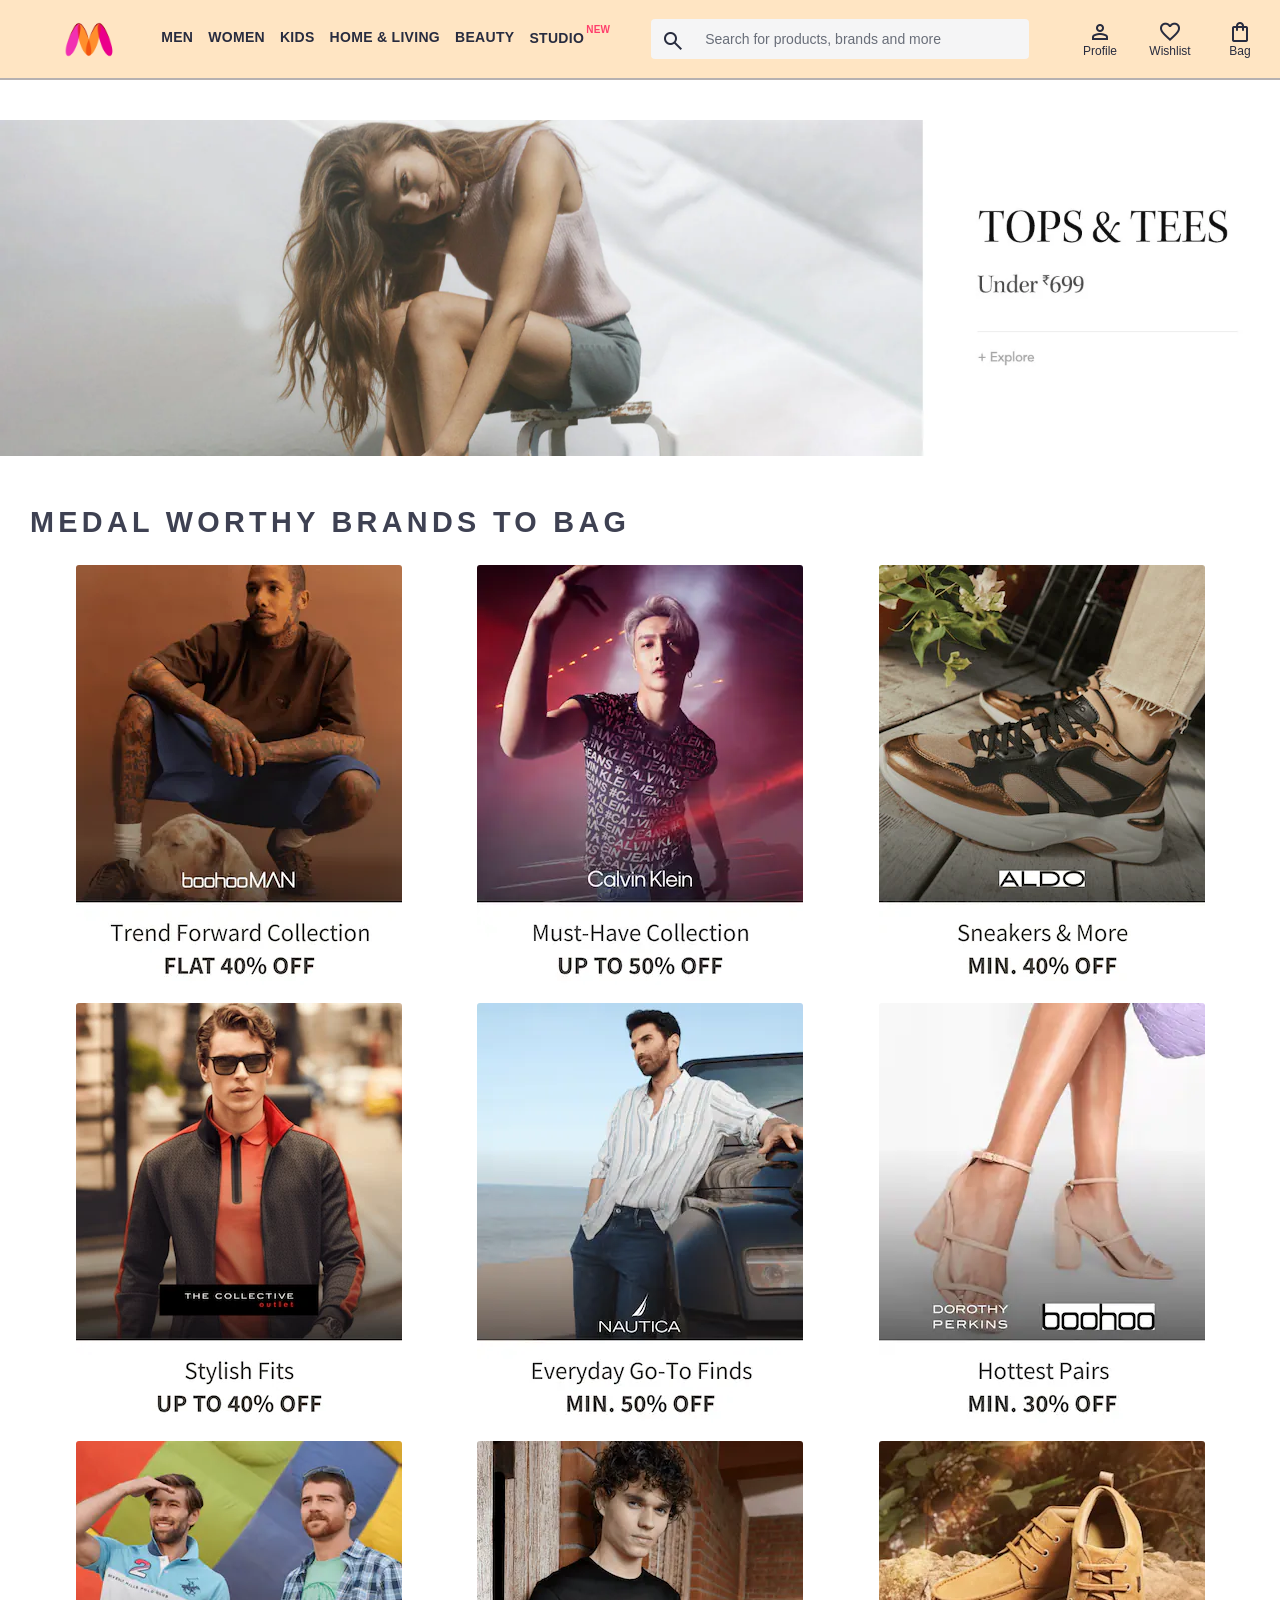
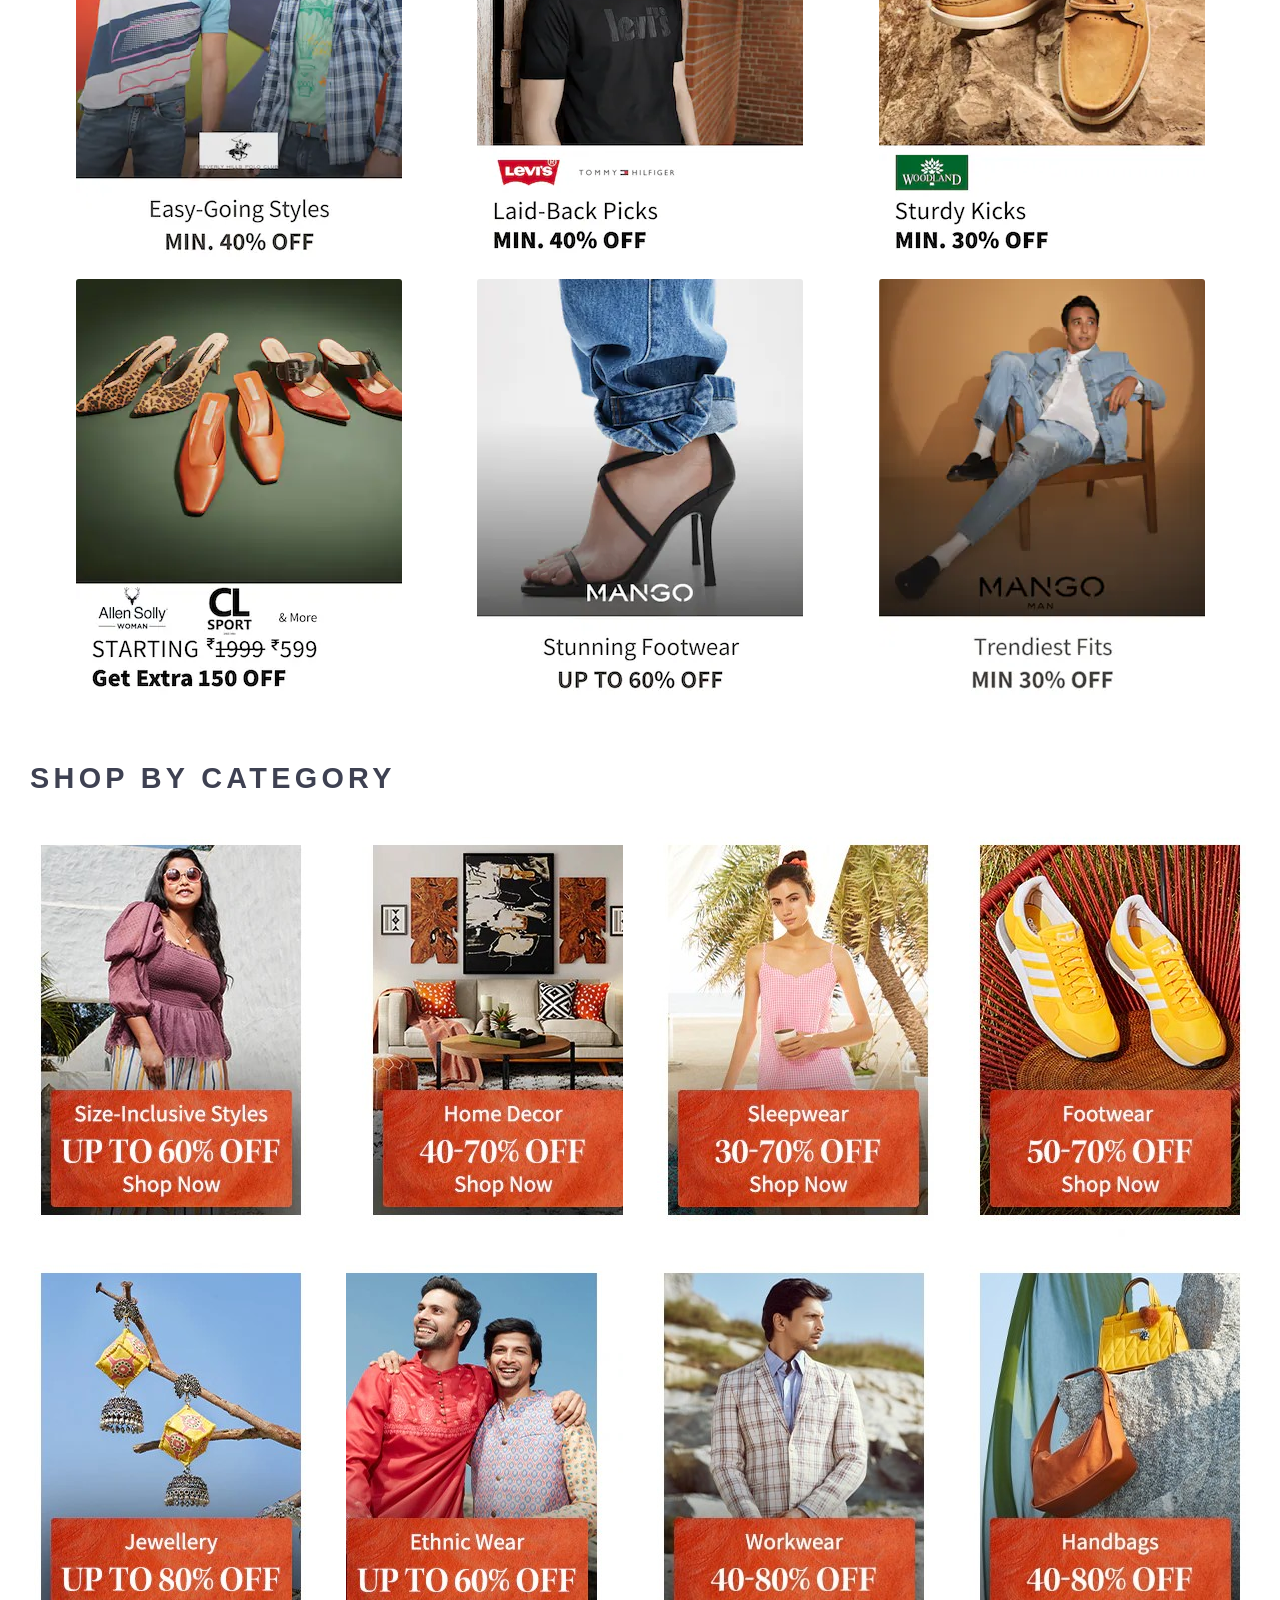
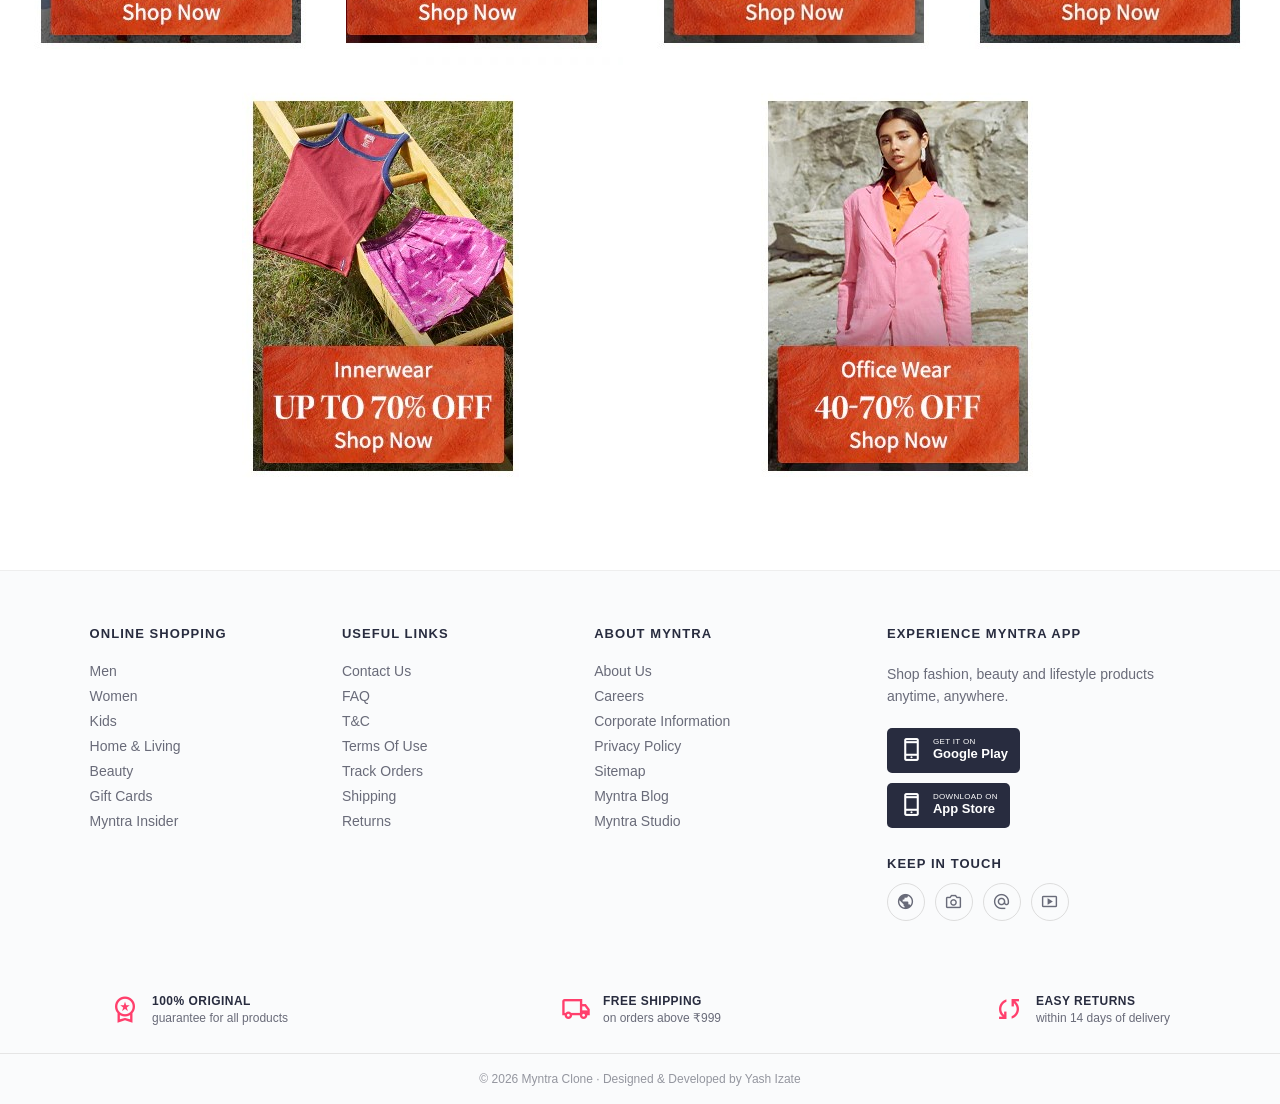
<file: Myntra/index.html>
<!DOCTYPE html>
<html lang="en">

<head>
    <meta charset="UTF-8">
    <meta name="viewport" content="width=device-width, initial-scale=1.0">
    <title>Myntra Clone - Yash Izate</title>

    <link rel="stylesheet" href="index.css">

    <link rel="stylesheet"
        href="https://fonts.googleapis.com/css2?family=Material+Symbols+Outlined:opsz,wght,FILL,GRAD@20..48,100..700,0..1,-50..200" />
</head>

<body>

    <header>

        <div class="logo_container">
            <a href="#">
                <img class="myntra_home" src="./Images/icons/myntra_logo.webp" alt="Myntra Home">
            </a>
        </div>

        <nav class="nav_bar">
            <a href="#">Men</a>
            <a href="#">Women</a>
            <a href="#">Kids</a>
            <a href="#">Home & Living</a>
            <a href="#">Beauty</a>
            <a href="#">Studio<sup>New</sup></a>
        </nav>

        <div class="search_bar">
            <span class="material-symbols-outlined search_icon">search</span>
            <input class="search_input" type="search" placeholder="Search for products, brands and more"
                aria-label="Search for products, brands and more">
        </div>

        <div class="action_bar">

            <div class="action_container">
                <span class="material-symbols-outlined action_icon">person</span>
                <span class="action_name">Profile</span>
            </div>

            <div class="action_container">
                <span class="material-symbols-outlined">favorite</span>
                <span class="action_name">Wishlist</span>
            </div>

            <div class="action_container">
                <span class="material-symbols-outlined">shopping_bag</span>
                <span class="action_name">Bag</span>
            </div>

        </div>

    </header>


    <main>

        <div class="banner_container">
            <img class="banner_image" src="./Images/icons/banner.jpg" alt="Main Banner">
        </div>


        <div class="category_heading">
            Medal Worthy Brands To Bag
        </div>

        <div class="category_items">

            <a href="#"><img class="sale_items" src="./Images/offers/1.png" alt=""></a>
            <a href="#"><img class="sale_items" src="./Images/offers/2.png" alt=""></a>
            <a href="#"><img class="sale_items" src="./Images/offers/3.png" alt=""></a>
            <a href="#"><img class="sale_items" src="./Images/offers/4.png" alt=""></a>
            <a href="#"><img class="sale_items" src="./Images/offers/5.png" alt=""></a>
            <a href="#"><img class="sale_items" src="./Images/offers/6.png" alt=""></a>
            <a href="#"><img class="sale_items" src="./Images/offers/7.png" alt=""></a>
            <a href="#"><img class="sale_items" src="./Images/offers/8.png" alt=""></a>
            <a href="#"><img class="sale_items" src="./Images/offers/9.png" alt=""></a>
            <a href="#"><img class="sale_items" src="./Images/offers/10.png" alt=""></a>
            <a href="#"><img class="sale_items" src="./Images/offers/11.png" alt=""></a>
            <a href="#"><img class="sale_items" src="./Images/offers/12.png" alt=""></a>

        </div>


        <div class="category_heading">
            Shop By Category
        </div>

        <div class="category_items">

            <a href="#"><img src="./Images/categories/1.jpg" alt=""></a>
            <a href="#"><img src="./Images/categories/2.jpg" alt=""></a>
            <a href="#"><img src="./Images/categories/3.jpg" alt=""></a>
            <a href="#"><img src="./Images/categories/4.jpg" alt=""></a>
            <a href="#"><img src="./Images/categories/5.jpg" alt=""></a>
            <a href="#"><img src="./Images/categories/6.jpg" alt=""></a>
            <a href="#"><img src="./Images/categories/7.jpg" alt=""></a>
            <a href="#"><img src="./Images/categories/8.jpg" alt=""></a>
            <a href="#"><img src="./Images/categories/9.jpg" alt=""></a>
            <a href="#"><img src="./Images/categories/10.jpg" alt=""></a>

        </div>

    </main>


    <footer>

        <div class="footer_container">

            <!-- Column 1 -->
            <div class="footer_column">
                <h3>ONLINE SHOPPING</h3>
                <a href="#">Men</a>
                <a href="#">Women</a>
                <a href="#">Kids</a>
                <a href="#">Home & Living</a>
                <a href="#">Beauty</a>
                <a href="#">Gift Cards</a>
                <a href="#">Myntra Insider</a>
            </div>


            <!-- Column 2 -->
            <div class="footer_column">
                <h3>USEFUL LINKS</h3>
                <a href="#">Contact Us</a>
                <a href="#">FAQ</a>
                <a href="#">T&C</a>
                <a href="#">Terms Of Use</a>
                <a href="#">Track Orders</a>
                <a href="#">Shipping</a>
                <a href="#">Returns</a>
            </div>


            <!-- Column 3 -->
            <div class="footer_column">
                <h3>ABOUT MYNTRA</h3>
                <a href="#">About Us</a>
                <a href="#">Careers</a>
                <a href="#">Corporate Information</a>
                <a href="#">Privacy Policy</a>
                <a href="#">Sitemap</a>
                <a href="#">Myntra Blog</a>
                <a href="#">Myntra Studio</a>
            </div>


            <!-- Column 4 -->
            <div class="footer_column footer_highlight">

                <h3>EXPERIENCE MYNTRA APP</h3>

                <p class="footer_text">
                    Shop fashion, beauty and lifestyle products
                    anytime, anywhere.
                </p>

                <div class="app_buttons">

                    <a href="#" class="app_button">
                        <span class="material-symbols-outlined">
                            phone_iphone
                        </span>

                        <span>
                            <small>GET IT ON</small>
                            Google Play
                        </span>
                    </a>

                    <a href="#" class="app_button">
                        <span class="material-symbols-outlined">
                            phone_iphone
                        </span>

                        <span>
                            <small>DOWNLOAD ON</small>
                            App Store
                        </span>
                    </a>

                </div>

                <h3 class="follow_heading">KEEP IN TOUCH</h3>

                <div class="social_icons">

                    <a href="#" aria-label="Facebook">
                        <span class="material-symbols-outlined">
                            public
                        </span>
                    </a>

                    <a href="#" aria-label="Instagram">
                        <span class="material-symbols-outlined">
                            photo_camera
                        </span>
                    </a>

                    <a href="#" aria-label="Twitter">
                        <span class="material-symbols-outlined">
                            alternate_email
                        </span>
                    </a>

                    <a href="#" aria-label="YouTube">
                        <span class="material-symbols-outlined">
                            smart_display
                        </span>
                    </a>

                </div>

            </div>

        </div>


        <!-- Trust / service section -->

        <div class="footer_services">

            <div class="service_item">
                <span class="material-symbols-outlined">
                    workspace_premium
                </span>

                <div>
                    <strong>100% ORIGINAL</strong>
                    <span>guarantee for all products</span>
                </div>
            </div>


            <div class="service_item">
                <span class="material-symbols-outlined">
                    local_shipping
                </span>

                <div>
                    <strong>FREE SHIPPING</strong>
                    <span>on orders above ₹999</span>
                </div>
            </div>


            <div class="service_item">
                <span class="material-symbols-outlined">
                    sync
                </span>

                <div>
                    <strong>EASY RETURNS</strong>
                    <span>within 14 days of delivery</span>
                </div>
            </div>

        </div>


        <hr>


        <div class="copyright">
            © 2026 Myntra Clone · Designed & Developed by Yash Izate
        </div>

    </footer>
    <script src="index.js"></script>
</body>

</html>
</file>
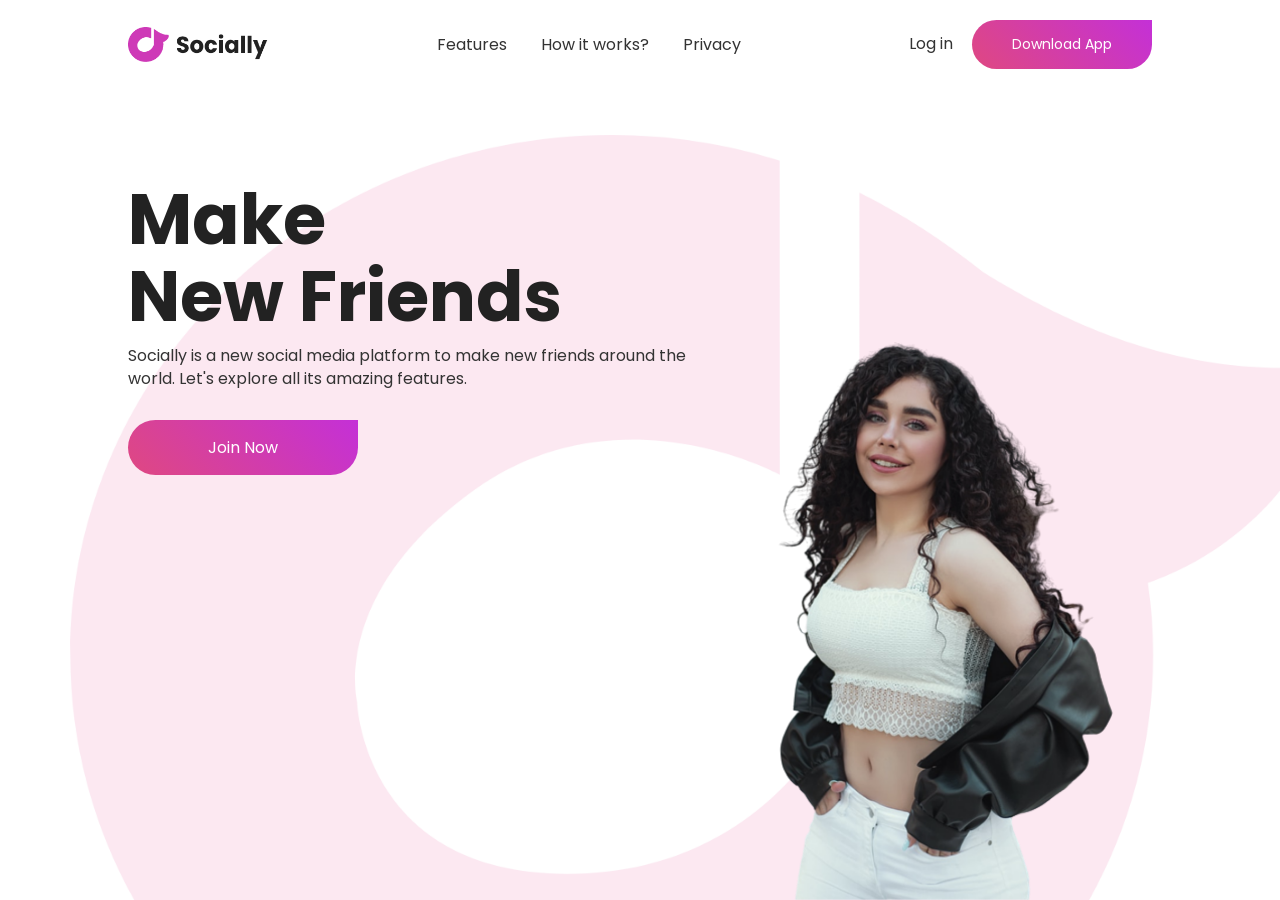
<file: Socially/index.html>
<!DOCTYPE html>
<html lang="en">

<head>
    <meta charset="UTF-8">
    <meta name="viewport" content="width=device-width, initial-scale=1.0">

    <title>Socially</title>

    <link rel="preconnect" href="https://fonts.googleapis.com">
    <link rel="preconnect" href="https://fonts.gstatic.com" crossorigin>
    <link href="https://fonts.googleapis.com/css2?family=Poppins:wght@300;400;500;600;700&display=swap" rel="stylesheet">

    <link rel="stylesheet" href="style.css">
</head>

<body>

    <header class="hero">

        <nav>

            <img src="images/logo.png" class="logo" alt="Socially logo">

            <ul>
                <li><a href="#">Features</a></li>
                <li><a href="#">How it works?</a></li>
                <li><a href="#">Privacy</a></li>
            </ul>

            <div>
                <a href="#" class="login-btn">Log in</a>
                <a href="#" class="btn">Download App</a>
            </div>

        </nav>

        <main class="content">

            <h1 class="anim">
                Make<br>New Friends
            </h1>

            <p class="anim">
                Socially is a new social media platform to make new friends
                around the world. Let's explore all its amazing features.
            </p>

            <a href="#" class="btn anim">Join Now</a>

        </main>

        <img src="images/pic.png" class="feature-img anim" alt="Socially app preview">

    </header>

</body>

</html>
</file>
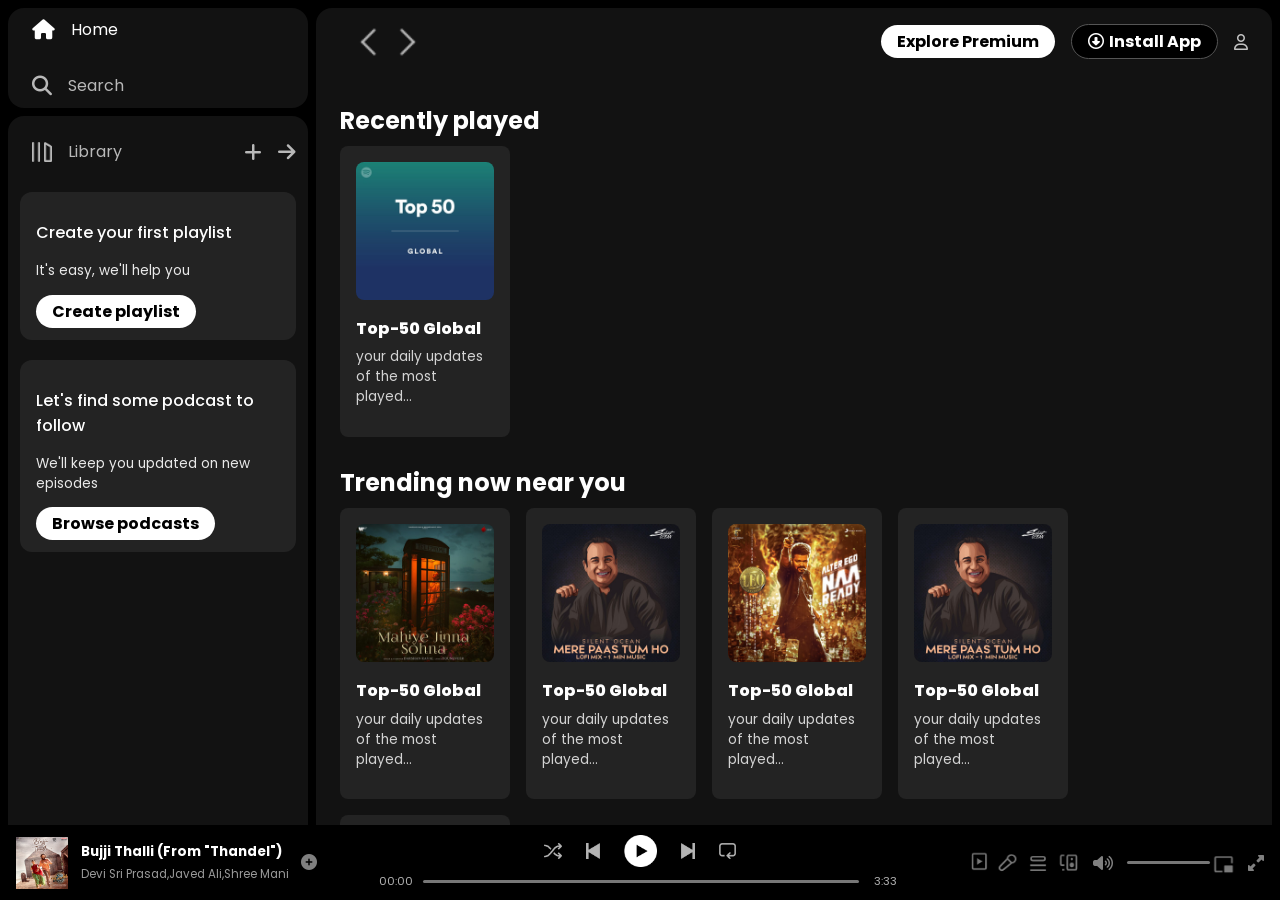
<file: Spotify/Project.html>
<!DOCTYPE html>
<html lang="en">
<head>
    <meta charset="UTF-8">
    <meta name="viewport" content="width=device-width, initial-scale=1.0">
    <link rel="stylesheet" href="https://cdnjs.cloudflare.com/ajax/libs/font-awesome/6.7.2/css/all.min.css" integrity="sha512-Evv84Mr4kqVGRNSgIGL/F/aIDqQb7xQ2vcrdIwxfjThSH8CSR7PBEakCr51Ck+w+/U6swU2Im1vVX0SVk9ABhg==" crossorigin="anonymous" referrerpolicy="no-referrer" />
    <link rel="icon" href="./Project/logo.png">
    <title>Spotify - Web Player: Music for everyone</title>
    <link rel="stylesheet" href="Project.css">
    <link rel="preconnect" href="https://fonts.googleapis.com">
<link rel="preconnect" href="https://fonts.gstatic.com" crossorigin>
<link href="https://fonts.googleapis.com/css2?family=Montserrat+Alternates:wght@300;400;500;600;700&family=Poppins&display=swap" rel="stylesheet">
</head>
<body>
    <div class="main">
        <div class="sidebar">
            <div class="nav">
                <div class="nav-option" style="opacity: 1;">
                    <i class="fa-solid fa-house"></i>
                    <a href="#">Home</a>
                </div>
                <div class="nav-option">
                    <i class="fa-solid fa-magnifying-glass"></i>
                    <a href="#">Search</a>
                </div>
            </div>

            <div class="library">
                <div class="options">
                    <div class="lib-option nav-option">
                    <img src="./Project/library_icon.png">
                        <a href="#">Library</a>
                    </div>
                    <div class="icons">
                        <i class="fa-solid fa-plus"></i>
                        <i class="fa-solid fa-arrow-right"></i>
                    </div>
                </div>

                <div class="lib-box">
                    <div class="box">
                        <p class="box-p1"> Create your first playlist</p>
                        <p class="box-p2">It's easy, we'll help you</p>
                        <button class="badge">Create playlist</button>
                    </div>
                    <div class="box">
                        <p class="box-p1">Let's find some podcast to follow</p>
                        <p class="box-p2">We'll keep you updated on new episodes</p>
                        <button class="badge">Browse podcasts</button>
                    </div>
                </div>                
            </div>
        </div>
        <div class="main-content">
            <div class="sticky-nav">
                <div class="sticky-nav-icons">
                    <img src="./Project/backward_icon.png">
                    <img src="./Project/forward_icon.png" class="hide">
                </div>
                <div class="sticky-nav-positions">
                    <button class="badge nav-item hide">Explore Premium</button>
                    <button class="badge nav-item dark-badge"><i class="fa-regular fa-circle-down" style="margin-right: 5px;"></i>Install App</button>
                    <i class="fa-regular fa-user nav-item"></i>
                </div>                
            </div>
           <h2>Recently played</h2>
            <div class="card-container">
                <div class="card">
                    <img src="./Project/card1img.jpeg " class="card-img">
                    <p class="card-title">Top-50 Global</p>
                    <p class="card-info">your daily updates of the most played...</p>
                </div>
            </div>

            <h2>Trending now near you</h2>
            <div class="card-container">
                <div class="card">
                    <img src="./Project/card2img.jpeg " class="card-img">
                    <p class="card-title">Top-50 Global</p>
                    <p class="card-info">your daily updates of the most played...</p>
                </div>                    
                <div class="card">
                    <img src="./Project/card3img.jpeg " class="card-img">
                    <p class="card-title">Top-50 Global</p>
                    <p class="card-info">your daily updates of the most played...</p>
                </div>
                <div class="card">
                    <img src="./Project/card4img.jpeg " class="card-img">
                    <p class="card-title">Top-50 Global</p>
                    <p class="card-info">your daily updates of the most played...</p>
                </div>
                <div class="card">
                    <img src="./Project/card3img.jpeg " class="card-img">
                    <p class="card-title">Top-50 Global</p>
                    <p class="card-info">your daily updates of the most played...</p>
                </div><div class="card">
                    <img src="./Project/card4img.jpeg " class="card-img">
                    <p class="card-title">Top-50 Global</p>
                    <p class="card-info">your daily updates of the most played...</p>
                </div>
            </div>  
            
            <h2>Featured charts</h2>
            <div class="card-container">
                <div class="card">
                    <img src="./Project/card5img.jpeg " class="card-img">
                    <p class="card-title">Top-50 Global</p>
                    <p class="card-info">your daily updates of the most played...</p>
                </div>
                <div class="card">
                    <img src="./Project/card6img.jpeg " class="card-img">
                    <p class="card-title">Top songs-India</p>
                    <p class="card-info">your daily updates of the most played...</p>
                </div><div class="card">
                    <img src="./Project/card1img.jpeg " class="card-img">
                    <p class="card-title">Top-50 Global</p>
                    <p class="card-info">your daily updates of the most played...</p>
                </div>
            </div>
            
            <div class="footer">
                <div class="line"></div>
            </div>
           
           
           
        </div>
        <div class="music-player">
            <div class="album">
                <div class="album-control">
                    <div class="album-control-ic">
                        <img src="./Project/bujji.jpg" class="album-control-icon" >
                    </div>
                    <div class="album-control-para">
                        <h5 class="album-control-para1">Bujji Thalli (From "Thandel")</h5>
                        <p class="album-control-para2">Devi Sri Prasad,Javed Ali,Shree Mani</p>
                    </div>
                    <div class="plus">
                        <i class="fa-solid fa-circle-plus"></i>
                    </div>
                </div>
            </div>
            <div class="player">
                <div class="player-controls">
                    <img src="./Project/player_icon1.png" class="player-control-icon">
                    <img src="./Project/player_icon2.png" class="player-control-icon">
                    <img src="./Project/player_icon3.png" class="player-control-icon" style="opacity: 1; height: 2rem;">
                    <img src="./Project/player_icon4.png" class="player-control-icon">
                    <img src="./Project/player_icon5.png" class="player-control-icon">
                </div>
                <div class="playback-bar">
                    <span class="curr-time">00:00</span>
                    <input class="progress-bar" type="range" min="0" max="100" step="1">
                    <span class="tot-time">3:33</span>
                </div>
            </div>
            <div class="control">
                <div class="control-part">
                    <div class="control-icon">
                        <img src="./Project/control1.png" class="con">
                        <img src="./Project/control2.png" class="con">
                        <img src="./Project/control3.png" class="con">
                        <img src="./Project/control4.png"class="con">
                    </div>
                  
                    <i class="fa-solid fa-volume-high"></i>
                    <div class="vol-bar">
                        <input class="volume-bar" type="range" min="0" max="100">
                        <img src="./Project/control5.png" class="con" id="screen">
                    </div>
                    
                    <i class="fa-solid fa-up-right-and-down-left-from-center" id="expand"></i>
                </div>
            </div>
        </div>
    </div>
</body>
</html>
</file>
<file: Myntra/index.css>
/* =========================================================
   GLOBAL RESET
   ========================================================= */

* {
    margin: 0;
    padding: 0;
    box-sizing: border-box;
}

body {
    font-family: Assistant, -apple-system, BlinkMacSystemFont, "Segoe UI",
        Roboto, Arial, Helvetica, sans-serif;
}

html {
    width: 100%;
    scroll-behavior: smooth;
    overflow-x: hidden;
}

body {
    width: 100%;
    overflow-x: hidden;
    color: #282c3f;
    background-color: #ffffff;
}


/* =========================================================
   PAGE LOAD ANIMATION
   ========================================================= */

body {
    animation: pageFadeIn 0.7s ease-out;
}

@keyframes pageFadeIn {
    from {
        opacity: 0;
    }

    to {
        opacity: 1;
    }
}


/* =========================================================
   HEADER
   ========================================================= */

header {
    display: flex;
    min-height: 80px;
    background-color: rgb(255, 212, 156, 0.6);
    justify-content: space-between;
    align-items: center;
    border-bottom: 2px solid #b6b1b1;
    padding: 0 10px;
    gap: 15px;

    /*
        Keeps the header available while scrolling.
        The slight blur gives it a modern e-commerce feel.
    */
    position: sticky;
    top: 0;
    z-index: 1000;

    backdrop-filter: blur(10px);
    -webkit-backdrop-filter: blur(10px);

    transition:
        background-color 0.3s ease,
        box-shadow 0.3s ease;
}


/* Header subtle hover/focus feel */

header:hover {
    background-color: rgba(255, 212, 156, 0.75);
}


/* =========================================================
   LOGO
   ========================================================= */

.logo_container {
    margin-left: 4%;
    flex-shrink: 0;
}

.myntra_home {
    height: 45px;
    width: auto;
    display: block;

    transition:
        transform 0.3s ease,
        filter 0.3s ease;
}

.myntra_home:hover {
    transform: scale(1.08);
    filter: drop-shadow(0 4px 6px rgba(0, 0, 0, 0.12));
}


/* =========================================================
   NAVIGATION
   ========================================================= */

.nav_bar {
    display: flex;
    justify-content: space-evenly;
    align-items: center;
    flex-wrap: wrap;
    gap: 15px;
}

.nav_bar a {
    position: relative;

    font-size: 14px;
    letter-spacing: 0.3px;
    color: #282c3f;
    font-weight: 700;
    text-transform: uppercase;
    text-decoration: none;

    padding: 28px 0;

    border-bottom: 4.5px solid transparent;

    white-space: nowrap;

    transition:
        color 0.25s ease,
        transform 0.25s ease;
}


/*
    Instead of abruptly changing the border,
    create an animated underline.
*/

.nav_bar a::after {
    content: "";

    position: absolute;
    left: 0;
    bottom: 0;

    width: 0;
    height: 4px;

    background-color: #f54e77;

    transition: width 0.3s ease;
}

.nav_bar a:hover {
    color: #f54e77;
    transform: translateY(-2px);
}

.nav_bar a:hover::after {
    width: 100%;
}


/* New badge */

.nav_bar a sup {
    color: #ff3f6c;
    font-size: 10px;

    position: relative;
    top: -4px;
    margin-left: 2px;

    transition: transform 0.25s ease;
}

.nav_bar a:hover sup {
    transform: translateY(-2px);
}


/* =========================================================
   SEARCH BAR
   ========================================================= */

.search_bar {
    height: 40px;
    min-width: 0;
    width: 30%;

    display: flex;
    align-items: center;

    flex-shrink: 1;

    transition:
        transform 0.3s ease,
        box-shadow 0.3s ease;
}

.search_icon {
    box-sizing: content-box;

    height: 20px;
    padding: 10px;

    background-color: #f5f5f6;
    color: #282c3f;

    font-weight: 300;

    border-radius: 4px 0 0 4px;

    flex-shrink: 0;

    transition:
        color 0.3s ease,
        background-color 0.3s ease;
}

.search_input {
    height: 40px;
    min-width: 0;
    width: 100%;

    background-color: #f5f5f6;
    color: #696e79;

    flex-grow: 1;

    border: 0;
    border-radius: 0 4px 4px 0;

    padding: 0 10px;

    font-size: 14px;

    outline: none;

    transition:
        background-color 0.3s ease,
        box-shadow 0.3s ease;
}


/*
    The :focus-within selector activates the entire search
    container when the input is selected.
*/

.search_bar:focus-within {
    transform: scale(1.02);
}

.search_bar:focus-within .search_icon {
    color: #ff3f6c;
    background-color: #eeeeef;
}

.search_bar:focus-within .search_input {
    background-color: #ffffff;

    box-shadow:
        0 0 0 1px rgba(255, 63, 108, 0.25),
        0 4px 12px rgba(0, 0, 0, 0.08);
}

.search_input::placeholder {
    color: #696e79;

    transition: opacity 0.25s ease;
}

.search_input:focus::placeholder {
    opacity: 0.45;
}


/* =========================================================
   KEYBOARD FOCUS STATES
   ========================================================= */

.nav_bar a:focus-visible,
.footer_column a:focus-visible,
.banner_cta:focus-visible,
.app_button:focus-visible,
.social_icons a:focus-visible,
.back_to_top:focus-visible {
    outline: 3px solid rgba(255, 63, 108, 0.35);
    outline-offset: 4px;
}


/* =========================================================
   ACTION BAR
   ========================================================= */

.action_bar {
    display: flex;
    justify-content: space-evenly;
    align-items: center;

    min-width: 200px;
    gap: 15px;

    flex-shrink: 0;
}

.action_container {
    display: flex;
    flex-direction: column;
    align-items: center;
    justify-content: center;

    min-width: 50px;

    cursor: pointer;

    transition:
        transform 0.25s ease,
        color 0.25s ease;
}

.action_container span:first-child {
    transition:
        transform 0.3s ease,
        color 0.3s ease;
}

.action_container:hover {
    color: #ff3f6c;
    transform: translateY(-3px);
}

.action_container:hover span:first-child {
    transform: scale(1.15);
    color: #ff3f6c;
}

.action_name {
    font-size: 12px;

    transition:
        color 0.25s ease;
}


/* =========================================================
   MAIN / BANNER
   ========================================================= */

.banner_container {
    width: 100%;
    margin: 40px 0;

    overflow: hidden;

    /*
        Gives the banner a clean entrance.
    */
    animation: bannerEntrance 0.9s ease-out;
}

@keyframes bannerEntrance {
    from {
        opacity: 0;
        transform: translateY(15px);
    }

    to {
        opacity: 1;
        transform: translateY(0);
    }
}

.banner_image {
    width: 100%;
    height: auto;

    display: block;

    transition:
        transform 0.6s cubic-bezier(0.2, 0.8, 0.2, 1),
        filter 0.4s ease;
}


/*
    Very subtle zoom.
    It activates only when the user interacts with the banner.
*/

.banner_container:hover .banner_image {
    transform: scale(1.015);
}


/* =========================================================
   CATEGORY HEADINGS
   ========================================================= */

.category_heading {
    text-transform: uppercase;

    color: #3e4152;

    letter-spacing: 0.15em;

    font-size: 1.8em;

    margin: 50px 0 10px 30px;

    max-height: 5em;

    font-weight: 700;

    position: relative;

    /*
        Heading entrance animation.
    */
  
}


/*
    Small animated accent underneath the heading.
*/

.category_heading::after {
    content: "";

    display: block;

    width: 0;
    height: 3px;

    background-color: #ff3f6c;

    margin-top: 8px;

    transition: width 0.45s ease;
}

.category_heading:hover::after {
    width: 70px;
}


/* =========================================================
   CATEGORY ITEMS
   ========================================================= */

.category_items {
    width: 100%;

    display: flex;
    flex-wrap: wrap;

    justify-content: space-evenly;
    align-items: flex-start;

    gap: 10px 0;

    padding: 5px 0;
}

.category_items a {
    display: block;

    max-width: 100%;

    /*
        Prevents the transformed image from affecting layout.
    */
    overflow: hidden;

    position: relative;

    border-radius: 3px;

    transition:
        transform 0.3s ease,
        box-shadow 0.3s ease;
}


/*
    The actual image transition.
*/

.category_items img {
    max-width: 100%;
    height: auto;

    display: block;

    transition:
        transform 0.5s cubic-bezier(0.2, 0.8, 0.2, 1),
        filter 0.4s ease;
}


/*
    Card hover effect.

    This applies to BOTH your offers and category images
    because both are inside .category_items.
*/

.category_items a:hover {
    transform: translateY(-7px);

    box-shadow:
        0 10px 25px rgba(0, 0, 0, 0.12);
}

.category_items a:hover img {
    transform: scale(1.06);
}


/*
    Slightly darker image while hovering.
    This makes the zoom feel intentional rather than random.
*/

.category_items a:hover img {
    filter: brightness(0.97);
}


/* =========================================================
   OFFER ITEMS
   ========================================================= */

.sale_items {
    width: 100%;
    max-width: 250px;
}


/* =========================================================
   TABLET
   ========================================================= */

@media (max-width: 1024px) {

    header {
        gap: 10px;
    }

    .logo_container {
        margin-left: 2%;
    }

    .nav_bar {
        gap: 10px;
    }

    .nav_bar a {
        font-size: 13px;
    }

    .search_bar {
        width: 25%;
    }

    .action_bar {
        min-width: 170px;
        gap: 8px;
    }

    .category_heading {
        font-size: 1.6em;
        margin-left: 25px;
    }

}


/* =========================================================
   MOBILE
   ========================================================= */

@media (max-width: 768px) {

    header {
        flex-direction: column;

        height: auto;
        min-height: auto;

        padding: 15px 10px;

        gap: 15px;
    }


    /* Logo */

    .logo_container {
        margin-left: 0;
    }

    .myntra_home {
        height: 45px;
    }


    /* Navigation */

    .nav_bar {
        width: 100%;

        justify-content: center;

        gap: 8px 18px;
    }

    .nav_bar a {
        font-size: 12px;

        padding: 8px 0;

        border-bottom: 3px solid transparent;
    }

    .nav_bar a::after {
        height: 3px;
    }


    /* Search */

    .search_bar {
        width: 100%;

        height: 40px;

        margin-top: 0;
    }

    .search_bar:focus-within {
        transform: scale(1);
    }

    .search_input {
        font-size: 13px;
    }


    /* Actions */

    .action_bar {
        width: 100%;

        min-width: 0;

        justify-content: space-around;

        gap: 10px;

        margin-top: 0;
    }


    /* Banner */

    .banner_container {
        margin: 20px 0;
    }

    /*
        Smaller zoom on mobile so the banner
        doesn't feel too aggressive.
    */

    .banner_container:hover .banner_image {
        transform: scale(1.008);
    }


    /* Headings */

    .category_heading {
        font-size: 1.35em;

        letter-spacing: 0.1em;

        margin: 35px 15px 15px 15px;

        line-height: 1.4;

        max-height: none;
    }


    /* Category images */

    .category_items {
        gap: 10px 0;
    }

    .category_items a:hover {
        transform: translateY(-4px);

        box-shadow:
            0 7px 16px rgba(0, 0, 0, 0.1);
    }

    .category_items a:hover img {
        transform: scale(1.035);
    }

    .sale_items {
        max-width: 180px;
    }

}


/* =========================================================
   SMALL MOBILE
   ========================================================= */

@media (max-width: 480px) {

    header {
        padding: 12px 8px;

        gap: 12px;
    }

    .myntra_home {
        height: 40px;
    }


    /* Navigation */

    .nav_bar {
        gap: 6px 12px;
    }

    .nav_bar a {
        font-size: 11px;

        letter-spacing: 0.2px;
    }

    .nav_bar a sup {
        font-size: 8px;
    }


    /* Search */

    .search_bar {
        height: 38px;
    }

    .search_icon {
        height: 18px;

        padding: 10px;
    }

    .search_input {
        height: 38px;

        font-size: 12px;
    }


    /* Actions */

    .action_bar {
        gap: 5px;
    }

    .action_container {
        min-width: 45px;
    }

    .action_name {
        font-size: 11px;
    }


    /* Banner */

    .banner_container {
        margin: 15px 0;
    }


    /* Headings */

    .category_heading {
        font-size: 1.15em;

        letter-spacing: 0.08em;

        margin: 30px 12px 12px 12px;
    }


    /* Offers */

    .sale_items {
        max-width: 150px;
    }

}


/* =========================================================
   PHASE 2 - SCROLL HEADER
   ========================================================= */

header {
    transition:
        background-color 0.3s ease,
        box-shadow 0.3s ease,
        min-height 0.3s ease;
}

header.header_scrolled {
    background-color: rgba(255, 212, 156, 0.92);

    box-shadow:
        0 4px 18px rgba(0, 0, 0, 0.12);
}

/* =========================================================
   PHASE 2 - SCROLL REVEAL
   ========================================================= */

.reveal {
    opacity: 0;
    transform: translateY(35px);

    transition:
        opacity 0.7s ease,
        transform 0.7s cubic-bezier(0.2, 0.8, 0.2, 1);
}

.reveal_visible {
    opacity: 1;
    transform: translateY(0);
}

/* =========================================================
   STAGGER CATEGORY ITEMS
   ========================================================= */

.category_items.reveal_visible a {
    animation: categoryItemReveal 0.65s ease both;
}

.category_items.reveal_visible a:nth-child(1) {
    animation-delay: 0.05s;
}

.category_items.reveal_visible a:nth-child(2) {
    animation-delay: 0.10s;
}

.category_items.reveal_visible a:nth-child(3) {
    animation-delay: 0.15s;
}

.category_items.reveal_visible a:nth-child(4) {
    animation-delay: 0.20s;
}

.category_items.reveal_visible a:nth-child(5) {
    animation-delay: 0.25s;
}

.category_items.reveal_visible a:nth-child(6) {
    animation-delay: 0.30s;
}

.category_items.reveal_visible a:nth-child(7) {
    animation-delay: 0.35s;
}

.category_items.reveal_visible a:nth-child(8) {
    animation-delay: 0.40s;
}

.category_items.reveal_visible a:nth-child(9) {
    animation-delay: 0.45s;
}

.category_items.reveal_visible a:nth-child(10) {
    animation-delay: 0.50s;
}

.category_items.reveal_visible a:nth-child(11) {
    animation-delay: 0.55s;
}

.category_items.reveal_visible a:nth-child(12) {
    animation-delay: 0.60s;
}

@keyframes categoryItemReveal {

    from {
        opacity: 0;
        transform: translateY(25px);
    }

    to {
        opacity: 1;
        transform: translateY(0);
    }

}

/* =========================================================
   PHASE 2 - HERO CTA
   ========================================================= */

.banner_container {
    position: relative;
}

.banner_cta {
    position: absolute;

    left: 50%;
    bottom: 12%;

    transform: translateX(-50%);

    display: inline-flex;
    align-items: center;
    justify-content: center;

    gap: 8px;

    padding: 12px 22px;

    background-color: rgba(255, 255, 255, 0.95);

    color: #282c3f;

    text-decoration: none;

    font-size: 14px;
    font-weight: 700;

    letter-spacing: 0.08em;

    border-radius: 3px;

    box-shadow:
        0 6px 20px rgba(0, 0, 0, 0.18);

    opacity: 0;

    transition:
        opacity 0.4s ease,
        transform 0.35s ease,
        box-shadow 0.35s ease,
        background-color 0.3s ease;
}


/*
    CTA appears when the user interacts with the banner.
*/

.banner_container:hover .banner_cta {
    opacity: 1;

    transform:
        translateX(-50%)
        translateY(-5px);
}


.banner_cta:hover {
    background-color: #ffffff;

    transform:
        translateX(-50%)
        translateY(-8px);

    box-shadow:
        0 10px 28px rgba(0, 0, 0, 0.22);
}


.banner_cta .material-symbols-outlined {
    font-size: 19px;

    transition:
        transform 0.3s ease;
}


.banner_cta:hover .material-symbols-outlined {
    transform: translateX(4px);
}

/* =========================================================
   PHASE 2 - BACK TO TOP
   ========================================================= */

.back_to_top {
    position: fixed;

    right: 25px;
    bottom: 25px;

    width: 48px;
    height: 48px;

    display: flex;
    align-items: center;
    justify-content: center;

    border: none;
    border-radius: 50%;

    background-color: #282c3f;
    color: #ffffff;

    cursor: pointer;

    opacity: 0;
    visibility: hidden;

    transform: translateY(15px);

    box-shadow:
        0 6px 18px rgba(0, 0, 0, 0.18);

    z-index: 999;

    transition:
        opacity 0.3s ease,
        visibility 0.3s ease,
        transform 0.3s ease,
        background-color 0.25s ease,
        box-shadow 0.25s ease;
}


.back_to_top_visible {
    opacity: 1;
    visibility: visible;

    transform: translateY(0);
}


.back_to_top:hover {
    background-color: #ff3f6c;

    transform:
        translateY(-5px);

    box-shadow:
        0 10px 24px rgba(0, 0, 0, 0.22);
}


.back_to_top .material-symbols-outlined {
    font-size: 22px;
}

/* =========================================================
   PHASE 2 - MOBILE INTERACTION ADJUSTMENTS
   ========================================================= */

@media (max-width: 768px) {

    /*
        Keep the CTA visible on touch devices because
        hover does not work reliably on phones.
    */

    .banner_cta {
        opacity: 1;

        bottom: 8%;

        padding: 9px 16px;

        font-size: 12px;

        gap: 5px;
    }

    .banner_container:hover .banner_cta {
        transform: translateX(-50%);
    }

    .back_to_top {
        right: 15px;
        bottom: 15px;

        width: 44px;
        height: 44px;
    }

}


@media (max-width: 480px) {

    .banner_cta {
        padding: 8px 13px;

        font-size: 11px;

        letter-spacing: 0.05em;
    }

    .banner_cta .material-symbols-outlined {
        font-size: 16px;
    }

    .back_to_top {
        width: 40px;
        height: 40px;

        right: 12px;
        bottom: 12px;
    }

    .back_to_top .material-symbols-outlined {
        font-size: 19px;
    }

}

/* =========================================================
   PHASE 2 - REDUCED MOTION
   ========================================================= */

@media (prefers-reduced-motion: reduce) {

    html {
        scroll-behavior: auto;
    }

    *,
    *::before,
    *::after {
        animation-duration: 0.01ms !important;
        animation-iteration-count: 1 !important;
        transition-duration: 0.01ms !important;
    }

}

/* =========================================================
   IMPROVED FOOTER
   ========================================================= */

footer {
    margin-top: 70px;
    background-color: #fafbfc;
    color: #282c3f;
}


/* =========================
   MAIN FOOTER
   ========================= */

.footer_container {
    padding: 55px 7% 45px;

    display: grid;

    grid-template-columns:
        1fr
        1fr
        1.2fr
        1.5fr;

    gap: 50px;

    background-color: #fafbfc;

    border-top: 1px solid #eeeeee;
}


.footer_column {
    display: flex;
    flex-direction: column;
}


.footer_column h3 {
    color: #282c3f;

    font-size: 13px;
    font-weight: 700;

    letter-spacing: 0.08em;

    margin-bottom: 22px;

    transition:
        color 0.25s ease,
        transform 0.25s ease;
}


.footer_column:hover h3 {
    color: #ff3f6c;
    transform: translateX(3px);
}


.footer_column a {
    width: fit-content;

    color: #696b79;

    font-size: 14px;

    text-decoration: none;

    padding-bottom: 9px;

    transition:
        color 0.25s ease,
        transform 0.25s ease;
}


.footer_column a:hover {
    color: #ff3f6c;

    transform: translateX(5px);
}


/* =========================
   APP SECTION
   ========================= */

.footer_text {
    color: #696b79;

    font-size: 14px;

    line-height: 1.6;

    max-width: 280px;

    margin-bottom: 20px;
}


.app_buttons {
    display: flex;

    flex-direction: column;

    gap: 10px;

    margin-bottom: 28px;
}


.app_button {
    width: 175px;

    min-height: 45px;

    display: flex;

    align-items: center;

    gap: 9px;

    padding: 7px 12px;

    background-color: #282c3f;

    color: #ffffff !important;

    border-radius: 5px;

    text-decoration: none;

    transform: none !important;

    transition:
        background-color 0.25s ease,
        transform 0.25s ease,
        box-shadow 0.25s ease;
}


.app_button:hover {
    background-color: #ff3f6c;

    transform: translateY(-3px) !important;

    box-shadow:
        0 7px 16px rgba(0, 0, 0, 0.15);
}


.app_button .material-symbols-outlined {
    font-size: 25px;
}


.app_button span:last-child {
    display: flex;

    flex-direction: column;

    font-size: 13px;

    font-weight: 600;
}


.app_button small {
    font-size: 8px;

    font-weight: 400;

    letter-spacing: 0.04em;
}


/* =========================
   SOCIAL MEDIA
   ========================= */

.follow_heading {
    margin-bottom: 12px !important;
}


.social_icons {
    display: flex;

    align-items: center;

    gap: 10px;
}


.social_icons a {
    width: 38px;
    height: 38px;

    display: flex;

    align-items: center;
    justify-content: center;

    padding: 0;

    border: 1px solid #dddddd;

    border-radius: 50%;

    color: #696b79;

    transition:
        color 0.25s ease,
        background-color 0.25s ease,
        border-color 0.25s ease,
        transform 0.25s ease;
}


.social_icons a:hover {
    color: #ffffff;

    background-color: #ff3f6c;

    border-color: #ff3f6c;

    transform: translateY(-4px);
}


.social_icons .material-symbols-outlined {
    font-size: 19px;
}


/* =========================
   SERVICE / TRUST SECTION
   ========================= */

.footer_services {
    max-width: 1100px;

    margin: 0 auto;

    padding: 28px 20px;

    display: flex;

    justify-content: space-between;

    align-items: center;

    gap: 30px;
}


.service_item {
    display: flex;

    align-items: center;

    gap: 12px;

    color: #696b79;
}


.service_item > .material-symbols-outlined {
    font-size: 30px;

    color: #ff3f6c;

    transition:
        transform 0.3s ease;
}


.service_item:hover > .material-symbols-outlined {
    transform: scale(1.15);
}


.service_item div {
    display: flex;

    flex-direction: column;

    gap: 3px;
}


.service_item strong {
    color: #282c3f;

    font-size: 12px;

    letter-spacing: 0.04em;
}


.service_item span {
    font-size: 12px;
}


/* =========================
   FOOTER HR
   ========================= */

footer hr {
    border: none;

    border-top: 1px solid #e5e5e5;

    margin: 0;
}


/* =========================
   COPYRIGHT
   ========================= */

.copyright {
    color: #94969f;

    text-align: center;

    font-size: 12px;

    padding: 18px 15px;
}


/* =========================================================
   FOOTER - TABLET
   ========================================================= */

@media (max-width: 900px) {

    .footer_container {
        grid-template-columns:
            1fr
            1fr;

        gap: 40px 50px;

        padding: 45px 7%;
    }

    .footer_highlight {
        grid-column: span 2;
    }

    .app_buttons {
        flex-direction: row;
        flex-wrap: wrap;
    }

    .footer_services {
        flex-wrap: wrap;

        justify-content: center;
    }

}


/* =========================================================
   FOOTER - MOBILE
   ========================================================= */

@media (max-width: 600px) {

    .footer_container {
        grid-template-columns: 1fr 1fr;

        gap: 35px 25px;

        padding: 40px 25px;
    }


    .footer_highlight {
        grid-column: span 2;
    }


    .footer_column h3 {
        font-size: 12px;

        margin-bottom: 17px;
    }


    .footer_column a {
        font-size: 13px;

        padding-bottom: 8px;
    }


    .footer_text {
        font-size: 13px;
    }


    .app_buttons {
        flex-direction: column;
    }


    .footer_services {
        flex-direction: column;

        align-items: flex-start;

        padding: 25px;

        gap: 22px;
    }


    .service_item {
        width: 100%;
    }


    .copyright {
        font-size: 11px;

        line-height: 1.6;
    }

}


/* =========================================================
   VERY SMALL MOBILE
   ========================================================= */

@media (max-width: 400px) {

    .footer_container {
        padding: 35px 18px;

        gap: 30px 15px;
    }


    .footer_column a {
        font-size: 12px;
    }


    .app_button {
        width: 165px;
    }

}
</file>
<file: Socially/style.css>
:root {
    --gradient-primary: linear-gradient(45deg, #df4881, #c430d7);
}

* {
    margin: 0;
    padding: 0;
    box-sizing: border-box;
    font-family: 'Poppins', sans-serif;
}

html {
    scroll-behavior: smooth;
}

img {
    max-width: 100%;
    display: block;
}

.hero {
    width: 100%;
    min-height: 100vh;
    min-height: 100dvh;
    background-image: url(images/back-image.png);
    background-position: center;
    background-size: cover;
    padding: 10px 10%;
    overflow: hidden;
    position: relative;
}

/* =========================
   NAVIGATION
   ========================= */

nav {
    padding: 10px 0;
    display: grid;
    grid-template-columns: auto 1fr auto;
    align-items: center;
    gap: 10px;
    position: relative;
    z-index: 2;
}

.logo {
    width: 140px;
}

nav ul {
    text-align: center;
}

nav ul li {
    display: inline-block;
    list-style: none;
    margin: 10px 15px;
}

nav ul li a {
    text-decoration: none;
    color: #333;
    font-weight: 400;
}

.login-btn {
    text-decoration: none;
    color: #333;
    margin-right: 15px;
    font-weight: 400;
}

.btn {
    display: inline-block;
    text-decoration: none;
    padding: 14px 40px;
    color: #fff;
    background-image: var(--gradient-primary);
    font-size: 14px;
    border-radius: 30px;
    border-top-right-radius: 0;
    transition: 0.5s;
}

.btn:hover {
    border-top-right-radius: 30px;
}

/* =========================
   HERO CONTENT
   ========================= */

.content {
    margin-top: 10%;
    max-width: 600px;
    position: relative;
    z-index: 2;
}

.content h1 {
    font-size: 70px;
    color: #222;
    line-height: 1.1;
}

.content p {
    margin: 10px 0 30px;
    color: #333;
    animation-delay: 0.5s;
    line-height: 1.4;
}

.content .btn {
    padding: 15px 80px;
    font-size: 16px;
    animation-delay: 1s;
}

/* =========================
   HERO IMAGE
   ========================= */

.feature-img {
    width: 450px;
    position: absolute;
    bottom: 0;
    right: 10%;
    z-index: 1;
}

.feature-img.anim {
    animation-delay: 1.5s;
}

/* =========================
   ANIMATION
   ========================= */

.anim {
    opacity: 0;
    transform: translateY(30px);
    animation: moveup 0.5s linear forwards;
}

@keyframes moveup {
    0% {
        opacity: 0;
        transform: translateY(30px);
    }
    100% {
        opacity: 1;
        transform: translateY(0);
    }
}


/* ========================================
   TABLET
   769px - 1100px
   ======================================== */

@media (max-width: 1100px) {

    .hero {
        padding: 10px 6%;
    }

    .logo {
        width: 125px;
    }

    nav ul li {
        margin: 10px 8px;
    }

    .login-btn {
        margin-right: 10px;
    }

    .btn {
        padding: 12px 28px;
    }

    .content {
        margin-top: 12%;
        max-width: 500px;
    }

    .content h1 {
        font-size: 58px;
    }

    .content p {
        font-size: 15px;
    }

    .content .btn {
        padding: 14px 60px;
    }

    .feature-img {
        width: 380px;
        right: 5%;
    }
}


/* ========================================
   SMALL TABLET
   601px - 768px
   ======================================== */

@media (max-width: 768px) {

    .hero {
        padding: 10px 5%;
        min-height: 100vh;
        min-height: 100dvh;
    }

    nav {
        grid-template-columns: auto auto;
        row-gap: 10px;
    }

    .logo {
        width: 120px;
    }

    nav ul {
        grid-column: 1 / -1;
        order: 3;
        text-align: center;
    }

    nav ul li {
        margin: 5px 10px;
    }

    nav > div {
        display: flex;
        align-items: center;
    }

    .login-btn {
        margin-right: 10px;
    }

    .btn {
        padding: 11px 24px;
        font-size: 13px;
    }

    .content {
        margin-top: 10%;
        max-width: 55%;
    }

    .content h1 {
        font-size: 48px;
    }

    .content p {
        font-size: 14px;
    }

    .content .btn {
        padding: 13px 45px;
        font-size: 14px;
    }

    .feature-img {
        width: 340px;
        right: 0;
    }
}


/* ========================================
   MOBILE
   600px and below
   ======================================== */

@media (max-width: 600px) {

    .hero {
        min-height: 100vh;
        min-height: 100dvh;
        padding: 15px 6%;
        background-position: center;
    }

    /* Navigation */

    nav {
        padding: 5px 0;
        grid-template-columns: auto auto;
    }

    .logo {
        width: 115px;
    }

    nav > div {
        gap: 8px;
    }

    .login-btn {
        margin-right: 0;
        font-size: 13px;
    }

    nav .btn {
        padding: 9px 18px;
        font-size: 12px;
    }

    nav ul {
        grid-column: 1 / -1;
        order: 3;
        margin-top: 5px;
    }

    nav ul li {
        margin: 5px 7px;
    }

    nav ul li a {
        font-size: 13px;
    }

    /* Hero content */

    .content {
        margin-top: 8%;
        max-width: 100%;
        text-align: center;
    }

    .content h1 {
        font-size: 44px;
        line-height: 1.1;
    }

    .content p {
        margin: 12px auto 18px;
        max-width: 450px;
        font-size: 14px;
        line-height: 1.5;
    }

    .content .btn {
        padding: 13px 50px;
        font-size: 14px;
    }

    /* Hero image */

    .feature-img {
        position: relative;
        display: block;
        width: min(85%, 350px);
        right: auto;
        bottom: auto;
        margin: 40px auto 0;
    }
}


/* ========================================
   SMALL MOBILE
   400px and below
   ======================================== */

@media (max-width: 400px) {

    .hero {
        padding: 12px 5%;
    }

    .logo {
        width: 100px;
    }

    .login-btn {
        font-size: 12px;
    }

    nav .btn {
        padding: 8px 14px;
        font-size: 11px;
    }

    nav ul li {
        margin: 4px 5px;
    }

    nav ul li a {
        font-size: 12px;
    }

    .content {
        margin-top: 15%;
    }

    .content h1 {
        font-size: 38px;
    }

    .content p {
        font-size: 13px;
    }

    .content .btn {
        padding: 12px 40px;
    }

    .feature-img {
        width: 90%;
        margin-top: 35px;
    }
}
</file>
<file: Spotify/Project.css>
/* =========================================================
   SPOTIFY CLONE - CLEANED & RESPONSIVE CSS
   ========================================================= */

* {
    box-sizing: border-box;
}

html {
    scroll-behavior: smooth;
}

body {
    margin: 0;
    font-family: "Poppins", Arial, sans-serif;
    background-color: #000;
    color: #fff;
    overflow: hidden;
}

button,
input {
    font: inherit;
}

button {
    cursor: pointer;
}

a {
    text-decoration: none;
    color: #fff;
}

img {
    display: block;
    max-width: 100%;
}

/* =========================================================
   MAIN LAYOUT
   ========================================================= */

.main {
    display: flex;
    height: 100vh;
    padding: 0.5rem;
    gap: 0.5rem;
}

.sidebar {
    background-color: #000;
    width: 300px;
    flex-shrink: 0;
    border-radius: 1rem;
}

.main-content {
    background-color: #121212;
    flex: 1;
    min-width: 0;
    border-radius: 1rem;
    overflow-y: auto;
    overflow-x: hidden;
    padding: 0 1.5rem 90px;
    scrollbar-width: thin;
    scrollbar-color: #555 transparent;
}

.main-content::-webkit-scrollbar {
    width: 10px;
}

.main-content::-webkit-scrollbar-thumb {
    background-color: #555;
}

.main-content::-webkit-scrollbar-track {
    background: transparent;
}

/* =========================================================
   SIDEBAR / NAVIGATION
   ========================================================= */

.nav {
    background-color: #121212;
    border-radius: 1rem;
    display: flex;
    flex-direction: column;
    justify-content: center;
    height: 100px;
    padding: 0.5rem 0.75rem;
}

.nav-option {
    display: flex;
    align-items: center;
    line-height: 2.5rem;
    opacity: 0.7;
    padding: 0.5rem 0.75rem;
    transition: opacity 0.2s ease;
}

.nav-option:hover,
.nav-option.active {
    opacity: 1;
}

.nav-option i {
    font-size: 1.25rem;
}

.nav-option a {
    font-size: 1rem;
    margin-left: 1rem;
}

/* =========================================================
   LIBRARY
   ========================================================= */

.library {
    background-color: #121212;
    border-radius: 1rem;
    min-height: calc(100% - 108px);
    margin-top: 0.5rem;
    padding: 0.5rem 0.75rem;
}

.options {
    display: flex;
    justify-content: space-between;
    align-items: center;
}

.lib-option img {
    height: 1.25rem;
    width: 1.25rem;
}

.icons {
    font-size: 1.25rem;
    display: flex;
    gap: 1rem;
}

.icons i {
    opacity: 0.7;
    transition: opacity 0.2s ease, transform 0.2s ease;
}

.icons i:hover {
    opacity: 1;
    transform: scale(1.08);
}

/* =========================================================
   LIBRARY BOXES
   ========================================================= */

.box {
    background-color: #232323;
    min-height: 8rem;
    border-radius: 0.75rem;
    margin: 0.75rem 0 1.25rem;
    padding: 0.75rem 1rem;
}

.box-p1 {
    font-size: 1rem;
    font-weight: 500;
}

.box-p2 {
    font-size: 0.85rem;
    opacity: 0.9;
}

.badge {
    background-color: #fff;
    color: #000;
    border: none;
    border-radius: 100px;
    padding: 0.25rem 1rem;
    font-weight: 700;
    min-height: 2rem;
    width: fit-content;
    transition: transform 0.2s ease, background-color 0.2s ease;
}

.badge:hover {
    transform: scale(1.04);
    background-color: #f2f2f2;
}

.dark-badge {
    background-color: #000;
    color: #fff;
    border: 1px solid #555;
}

.dark-badge:hover {
    background-color: #181818;
}

/* =========================================================
   STICKY NAVIGATION
   ========================================================= */

.sticky-nav {
    position: sticky;
    top: 0;
    background-color: #121212;
    display: flex;
    justify-content: space-between;
    align-items: center;
    padding: 1rem 0;
    z-index: 10;
}

.sticky-nav-icons {
    display: flex;
    gap: 0.5rem;
    margin-left: 0.75rem;
}

.sticky-nav-icons img {
    width: 2rem;
    height: 2rem;
    opacity: 0.7;
    transition: opacity 0.2s ease, transform 0.2s ease;
}

.sticky-nav-icons img:hover {
    opacity: 1;
    transform: scale(1.05);
}

.sticky-nav-positions {
    display: flex;
    justify-content: center;
    align-items: center;
}

.nav-item {
    margin-right: 1rem;
}

.nav-item:last-child {
    margin-right: 0;
}

.nav-item.fa-user {
    cursor: pointer;
    opacity: 0.75;
    transition: opacity 0.2s ease, transform 0.2s ease;
}

.nav-item.fa-user:hover {
    opacity: 1;
    transform: scale(1.08);
}

/* =========================================================
   CARDS
   ========================================================= */

h2 {
    margin-top: 1.75rem;
    margin-bottom: 0.5rem;
}

.card-container {
    display: flex;
    flex-wrap: wrap;
    gap: 1rem;
}

.card {
    background-color: #232323;
    border-radius: 0.5rem;
    padding: 1rem;
    width: 170px;
    flex-shrink: 0;
    transition: background-color 0.25s ease, transform 0.25s ease;
}

.card:hover {
    background-color: #2a2a2a;
    transform: translateY(-4px);
}

.card-img {
    width: 100%;
    aspect-ratio: 1 / 1;
    object-fit: cover;
    border-radius: 0.5rem;
}

.card-title {
    font-weight: 800;
    margin-bottom: 0.4rem;
}

.card-info {
    font-size: 0.86rem;
    opacity: 0.8;
    margin-top: 0;
}

/* =========================================================
   FOOTER
   ========================================================= */

.footer {
    height: 300px;
    display: flex;
    justify-content: center;
    align-items: center;
}

.line {
    width: 90%;
    border-top: 1px solid #fff;
    opacity: 0.4;
}

/* =========================================================
   MUSIC PLAYER
   ========================================================= */

.music-player {
    position: fixed;
    z-index: 100;
    left: 0;
    bottom: 0;
    width: 100%;
    height: 75px;
    padding: 0 1rem;
    background-color: #000;
    display: grid;
    grid-template-columns: minmax(220px, 25%) minmax(300px, 50%) minmax(220px, 25%);
    align-items: center;
}

.album,
.player,
.control {
    width: auto;
    min-width: 0;
}

.album-control {
    display: flex;
    align-items: center;
    min-width: 0;
}

.album-control-icon {
    width: 3.25rem;
    height: 3.25rem;
    object-fit: cover;
    flex-shrink: 0;
    margin: 0;
}

.album-control-para {
    min-width: 0;
    margin-left: 0.8rem;
}

.album-control-para1 {
    margin: 0 0 0.2rem;
    white-space: nowrap;
    overflow: hidden;
    text-overflow: ellipsis;
}

.album-control-para2 {
    opacity: 0.6;
    margin: 0;
    font-size: 0.73rem;
    white-space: nowrap;
    overflow: hidden;
    text-overflow: ellipsis;
}

.plus {
    flex-shrink: 0;
    margin-left: 0.75rem;
}

.plus i {
    color: #fff;
    opacity: 0.5;
    transition: opacity 0.2s ease, transform 0.2s ease;
}

.plus i:hover {
    opacity: 1;
    transform: scale(1.08);
}

/* =========================================================
   PLAYER CONTROLS
   ========================================================= */

.player-controls {
    display: flex;
    justify-content: center;
    align-items: center;
    gap: 1.5rem;
    margin-bottom: 0.35rem;
}

.player-control-icon {
    width: auto;
    height: 1rem;
    margin: 0;
    opacity: 0.7;
    cursor: pointer;
    transition: opacity 0.2s ease, transform 0.2s ease;
}

.player-control-icon:hover {
    opacity: 1;
    transform: scale(1.08);
}

.player-control-icon:nth-child(3) {
    height: 2rem;
}

.playback-bar {
    display: flex;
    justify-content: center;
    align-items: center;
    gap: 0.5rem;
}

.curr-time,
.tot-time {
    font-size: 0.7rem;
    opacity: 0.7;
    min-width: 2rem;
    text-align: center;
}

.progress-bar,
.volume-bar {
    appearance: none;
    background-color: transparent;
    cursor: pointer;
}

.progress-bar {
    width: min(70%, 600px);
}

.progress-bar::-webkit-slider-runnable-track,
.volume-bar::-webkit-slider-runnable-track {
    background-color: #777;
    border-radius: 100px;
    height: 0.2rem;
}

.progress-bar::-webkit-slider-thumb,
.volume-bar::-webkit-slider-thumb {
    appearance: none;
    width: 0.8rem;
    height: 0.8rem;
    background-color: #1bd760;
    border-radius: 50%;
    margin-top: -0.3rem;
    opacity: 0;
    transition: opacity 0.15s ease;
}

.progress-bar:hover::-webkit-slider-thumb,
.volume-bar:hover::-webkit-slider-thumb {
    opacity: 1;
}

/* Firefox */
.progress-bar::-moz-range-track,
.volume-bar::-moz-range-track {
    background-color: #777;
    border-radius: 100px;
    height: 0.2rem;
}

.progress-bar::-moz-range-thumb,
.volume-bar::-moz-range-thumb {
    width: 0.8rem;
    height: 0.8rem;
    background-color: #1bd760;
    border: none;
    border-radius: 50%;
}

/* =========================================================
   RIGHT-SIDE CONTROLS
   ========================================================= */

.control-part {
    display: flex;
    justify-content: flex-end;
    align-items: center;
    gap: 0.75rem;
}

.control-icon {
    display: flex;
    align-items: center;
    gap: 0.4rem;
}

.con {
    width: 1.5rem;
    height: 1.5rem;
    margin: 0;
    opacity: 0.5;
    cursor: pointer;
    transition: opacity 0.2s ease, transform 0.2s ease;
}

.con:hover {
    opacity: 1;
    transform: scale(1.06);
}

.control-part > i {
    margin: 0;
    opacity: 0.5;
    transition: opacity 0.2s ease, transform 0.2s ease;
}

.control-part > i:hover {
    opacity: 1;
    transform: scale(1.06);
}

.vol-bar {
    display: flex;
    align-items: center;
    width: auto;
    margin: 0;
}

.volume-bar {
    width: 5.2rem;
}

#screen {
    margin: 0;
}

#expand {
    margin: 0;
}

/* =========================================================
   ACCESSIBILITY
   ========================================================= */

a:focus-visible,
button:focus-visible,
input:focus-visible,
i:focus-visible,
img:focus-visible {
    outline: 2px solid #1bd760;
    outline-offset: 3px;
}

/* =========================================================
   RESPONSIVE DESIGN
   ========================================================= */

@media (max-width: 1100px) {
    .sidebar {
        width: 260px;
    }

    .music-player {
        grid-template-columns: minmax(180px, 28%) minmax(260px, 44%) minmax(180px, 28%);
    }

    .control-icon {
        display: none;
    }
}

@media (max-width: 900px) {
    .hide {
        display: none;
    }

    .sidebar {
        width: 220px;
    }

    .main-content {
        padding-left: 1rem;
        padding-right: 1rem;
    }

    .card {
        width: 160px;
    }

    .music-player {
        grid-template-columns: 30% 40% 30%;
    }

    .volume-bar {
        width: 4rem;
    }
}

@media (max-width: 700px) {
    body {
        overflow: auto;
    }

    .main {
        display: block;
        height: auto;
        min-height: 100vh;
        padding: 0;
    }

    .sidebar {
        width: 100%;
        border-radius: 0;
    }

    .nav {
        height: auto;
        flex-direction: row;
        justify-content: space-around;
        border-radius: 0;
    }

    .library {
        display: none;
    }

    .main-content {
        min-height: calc(100vh - 70px);
        border-radius: 0;
        padding: 0 1rem 100px;
        overflow: visible;
    }

    .sticky-nav {
        padding: 0.75rem 0;
    }

    .card-container {
        flex-wrap: nowrap;
        overflow-x: auto;
        padding-bottom: 0.75rem;
        scrollbar-width: thin;
    }

    .card-container::-webkit-scrollbar {
        height: 6px;
    }

    .card {
        width: 160px;
    }

    .music-player {
        height: 72px;
        padding: 0 0.75rem;
        grid-template-columns: 1fr auto;
    }

    .album {
        min-width: 0;
    }

    .player {
        position: absolute;
        left: 50%;
        transform: translateX(-50%);
        width: 48%;
    }

    .control {
        display: none;
    }

    .player-controls {
        gap: 1rem;
    }

    .player-control-icon:nth-child(1),
    .player-control-icon:nth-child(2),
    .player-control-icon:nth-child(4),
    .player-control-icon:nth-child(5) {
        display: none;
    }

    .progress-bar {
        width: 80%;
    }

    .curr-time,
    .tot-time {
        display: none;
    }

    .plus {
        display: none;
    }
}

@media (max-width: 480px) {
    .main-content {
        padding-left: 0.75rem;
        padding-right: 0.75rem;
    }

    h2 {
        font-size: 1.2rem;
    }

    .card {
        width: 145px;
        padding: 0.75rem;
    }

    .card-title {
        font-size: 0.9rem;
    }

    .card-info {
        font-size: 0.75rem;
    }

    .music-player {
        height: 68px;
    }

    .album-control-icon {
        width: 2.75rem;
        height: 2.75rem;
    }

    .album-control-para1 {
        font-size: 0.75rem;
    }

    .album-control-para2 {
        font-size: 0.65rem;
    }

    .player {
        width: 42%;
    }
}

/* =========================================================
   REDUCED MOTION
   ========================================================= */

@media (prefers-reduced-motion: reduce) {
    html {
        scroll-behavior: auto;
    }

    *,
    *::before,
    *::after {
        transition-duration: 0.01ms !important;
        animation-duration: 0.01ms !important;
        animation-iteration-count: 1 !important;
    }
}
</file>
